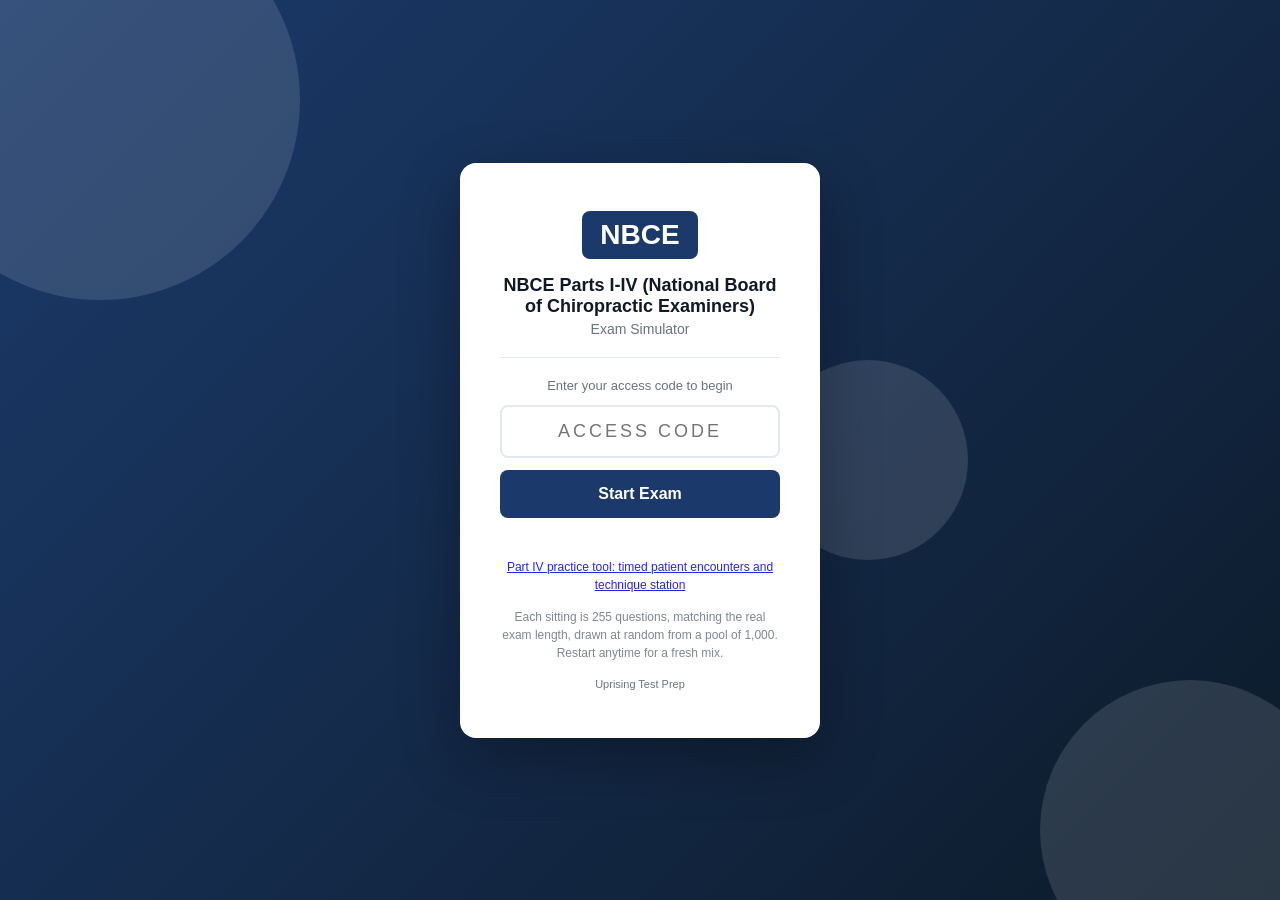
<file: index.html>
<!DOCTYPE html>
<html lang="en">
<head>
  <meta charset="UTF-8" />
  <meta name="viewport" content="width=device-width, initial-scale=1.0, viewport-fit=cover" />
  <meta name="apple-mobile-web-app-capable" content="yes" />
  <meta name="apple-mobile-web-app-status-bar-style" content="black-translucent" />
  <title>NBCE Exam Simulator</title>
  <link rel="stylesheet" href="style.css" />
</head>
<body>

<div id="access-gate">
  <div class="gate-bg-shapes">
    <div class="shape shape-1"></div>
    <div class="shape shape-2"></div>
    <div class="shape shape-3"></div>
  </div>
  <div class="gate-card">
    <div class="gate-logo">
      <div class="logo-badge">NBCE</div>
    </div>
    <h1 class="gate-title">NBCE Parts I-IV (National Board of Chiropractic Examiners)</h1>
    <p class="gate-subtitle">Exam Simulator</p>
    <div class="gate-divider"></div>
    <p class="gate-instruction">Enter your access code to begin</p>
    <input type="text" id="access-code-input" class="gate-input"
           placeholder="Access Code" autocomplete="off"
           maxlength="20" spellcheck="false" />
    <button id="access-btn" class="gate-btn">Start Exam</button>
    <p id="access-error" class="gate-error"></p>
    <p class="gate-pool-note"><a href="practice/">Part IV practice tool: timed patient encounters and technique station</a></p>
    <p class="gate-pool-note">Each sitting is 255 questions, matching the real exam length, drawn at random from a pool of 1,000. Restart anytime for a fresh mix.</p>
    <p class="gate-hint">Uprising Test Prep</p>
  </div>
</div>

<div id="app" style="display:none">
  <header class="top-bar">
    <div class="bar-left">
      <span class="bar-logo">NBCE</span>
      <span class="bar-title">Exam Simulator</span>
    </div>
    <div class="bar-right">
      <span class="bar-timer" id="timer-display">--:--</span>
      <button class="bar-btn" id="flag-btn">Flag</button>
      <button class="bar-btn bar-btn-primary" id="submit-btn">
        <span class="btn-full">Submit Exam</span>
        <span class="btn-short">Submit</span>
      </button>
    </div>
  </header>

  <div class="progress-strip">
    <div class="progress-bar" id="progress-bar"></div>
  </div>

  <main class="exam-main">
    <div class="question-panel">
      <div class="q-meta">
        <span id="q-counter"></span>
        <span class="q-pool-chip" title="This sitting is 255 questions, matching the real exam length, drawn at random from a pool of 1,000. Restart for a fresh mix.">1,000 Questions Available</span>
        <span id="q-domain" class="q-domain-tag"></span>
        <span id="q-flag-indicator" class="flag-chip" style="display:none">Flagged</span>
      </div>
      <!-- Shared text for a linked cluster (a clinical case, a reading
           passage). It sits ABOVE the stem, which is the one thing that
           legitimately precedes it, and repeats on every question in the
           cluster so nobody has to page backwards. -->
      <div id="q-cluster-wrap" class="cluster-wrap" style="display:none"></div>
      <p id="question-text" class="q-text"></p>
      <!-- The picture sits BELOW the question text so the simulator matches
           the printed book exactly: stem, then picture, then options. They
           used to disagree (book put the picture under the stem, simulator put
           it above), so no single wording could be true in both places, and
           184 of MLPAO's 185 image questions said "shown above" while the
           book printed the picture below the sentence. Write stems with
           neutral wording ("the strip shown", "the diagram shows") and this
           whole class of bug cannot come back. -->
      <div id="q-image-wrap" style="display:none; margin-bottom:14px;"></div>
      <div id="options-list" class="options-list"></div>
      <div id="explanation-box" class="explanation-box" style="display:none">
        <div class="explanation-label">Explanation</div>
        <p id="explanation-text" class="explanation-text"></p>
      </div>
    </div>
    <div class="nav-bar">
      <button class="nav-btn" id="prev-btn">&#8592; Prev</button>
      <button class="nav-btn nav-btn-map" id="map-btn">Question Map</button>
      <button class="nav-btn nav-btn-next" id="next-btn">Next &#8594;</button>
    </div>
  </main>
</div>

<!-- Question Map Modal -->
<div id="map-modal" style="display:none">
  <div class="map-backdrop" id="map-backdrop"></div>
  <div class="map-panel">
    <div class="map-header">
      <span class="map-title">Question Map</span>
      <button id="map-close" class="map-close-btn">&#x2715; Close</button>
    </div>
    <div class="map-legend">
      <span class="leg-item"><span class="leg-swatch leg-answered"></span>Answered</span>
      <span class="leg-item"><span class="leg-swatch leg-flagged"></span>Flagged</span>
      <span class="leg-item"><span class="leg-swatch leg-unanswered"></span>Unanswered</span>
    </div>
    <div id="q-grid" class="q-grid"></div>
  </div>
</div>

<div id="results-screen" style="display:none">
  <div class="results-card">
    <div class="res-header">
      <div class="res-badge">NBCE</div>
      <h2 id="res-status" class="res-status"></h2>
      <p id="res-score" class="res-score"></p>
    </div>
    <div id="res-domains" class="res-domains"></div>
    <p class="mode-pool-note">This sitting drew 255 questions from a pool of 1,000. Restart for a fresh mix.</p>
    <button id="res-review-btn" class="res-btn">Review Answers</button>
    <button id="res-restart-btn" class="res-btn res-btn-secondary">Restart</button>
  </div>
</div>

<script src="questions.js"></script>
<script src="app.js"></script>
</body>
</html>
</file>
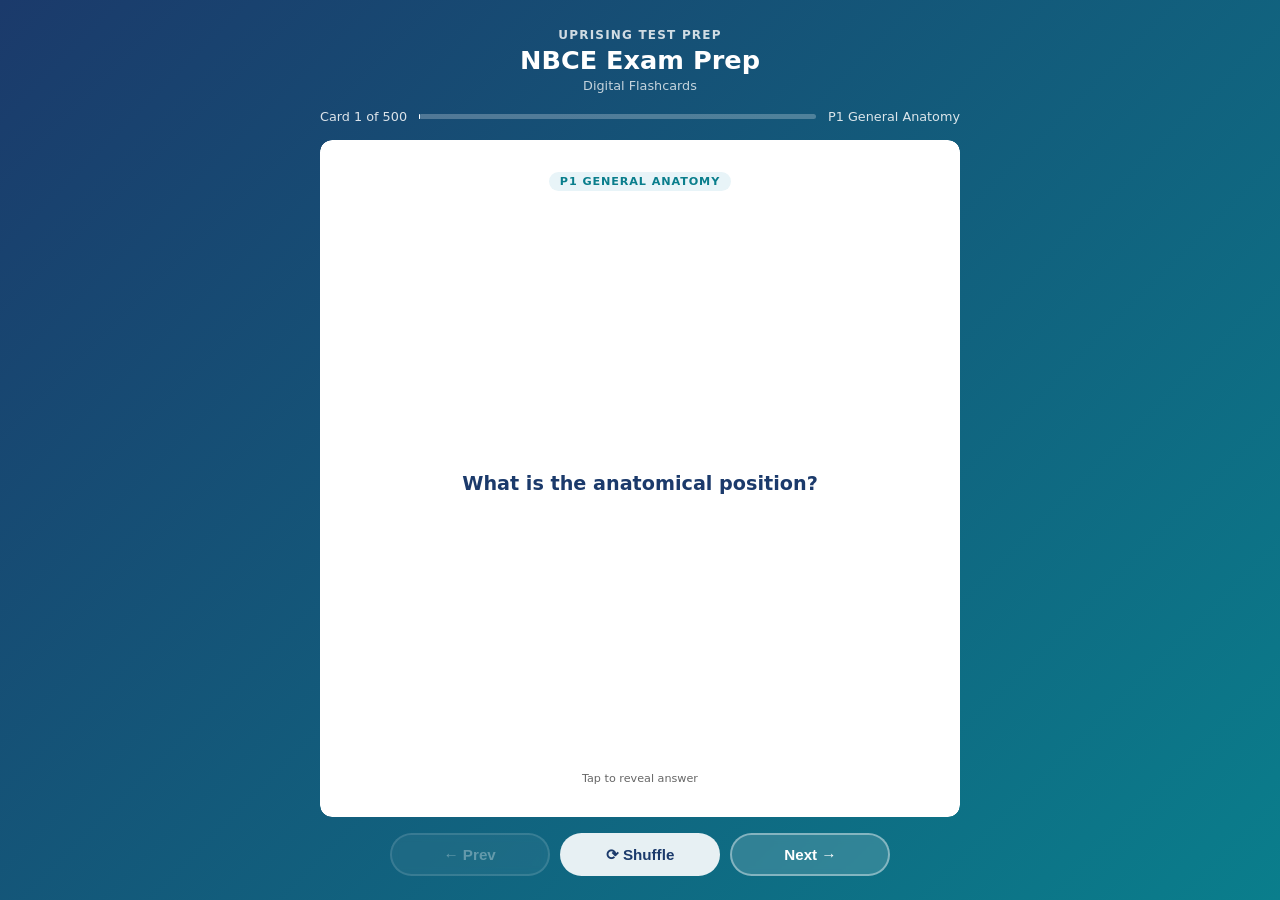
<file: flashcards/index.html>
<!DOCTYPE html>
<html lang="en">
<head>
  <meta charset="UTF-8">
  <meta name="viewport" content="width=device-width, initial-scale=1.0">
  <title>NBCE Exam Prep: Flashcards</title>
  <style>
    :root {
      --blue:   #1B3A6B;
      --teal:   #0A7E8C;
      --ltblue: #E8F4F8;
      --white:  #FFFFFF;
      --text:   #1A1A1A;
      --muted:  #666;
      --radius: 12px;
    }
    * { box-sizing: border-box; margin: 0; padding: 0; }
    html, body { height: 100%; }
    body {
      font-family: 'Segoe UI', system-ui, sans-serif;
      background: linear-gradient(135deg, var(--blue) 0%, var(--teal) 100%);
      /* Pinned, not min-height: the page must never grow, or the controls
         get pushed below the fold on iOS where 100dvh and height:100%
         disagree. The height:100% rule above is the pre-dvh fallback. */
      height: 100dvh;
      max-height: 100dvh;
      overflow: hidden;
      display: flex;
      flex-direction: column;
      align-items: center;
      padding: 1.25rem 1rem 1rem;
      gap: 0.75rem;
      overflow-x: hidden;
    }
    header { text-align: center; color: #fff; flex-shrink: 0; }
    header .brand { font-size: 0.75rem; font-weight: 700; letter-spacing: 0.1em; opacity: 0.8; text-transform: uppercase; }
    header h1 { font-size: 1.3rem; font-weight: 800; margin-top: 0.2rem; }
    header .subtitle { font-size: 0.8rem; opacity: 0.75; margin-top: 0.15rem; }
    #progress-info {
      display: flex; align-items: center; gap: 0.75rem;
      color: rgba(255,255,255,0.85); font-size: 0.8rem;
      flex-shrink: 0; width: 100%; max-width: 640px;
    }
    #progress-bar-track {
      flex: 1; background: rgba(255,255,255,0.25);
      border-radius: 4px; height: 5px;
    }
    #progress-bar-fill { height: 100%; background: #fff; border-radius: 4px; transition: width 0.3s; }
    .card-scene {
      width: 100%; max-width: 640px;
      perspective: 1200px;
      cursor: pointer;
      flex: 1; min-height: 0;
      display: flex; flex-direction: column;
    
      /* WebKit does not clip overflow inside a preserve-3d context, so the
         answer pane's own clip is dropped and a long answer paints over the
         Prev/Next row. This element only sets the perspective and is NOT
         itself in the 3D context, so its clip is honoured in every engine. */
      overflow: hidden;
      border-radius: var(--radius);
    }
    .card-inner {
      position: relative; width: 100%;
      flex: 1; min-height: 0;
      transition: transform 0.55s cubic-bezier(.4,0,.2,1);
      transform-style: preserve-3d;
    }
    .card-scene.flipped .card-inner { transform: rotateY(180deg); }
    .card-face {
      position: absolute; inset: 0;
      backface-visibility: hidden; -webkit-backface-visibility: hidden;
      border-radius: var(--radius);
      display: flex; flex-direction: column;
      padding: 1.5rem 1.75rem;
      box-shadow: 0 12px 40px rgba(0,0,0,0.2);
      overflow: hidden;
    
      /* Painting through a mask forces WebKit to allocate a real clipping
         layer for a 3D-transformed element, which is what makes the
         overflow:hidden and the rounded corners above actually apply. */
      -webkit-mask-image: -webkit-radial-gradient(#fff, #000);
              mask-image: radial-gradient(#fff, #000);
    }
    .card-front { background: var(--white); align-items: center; justify-content: center; }
    .card-back  { background: var(--ltblue); transform: rotateY(180deg); }
    .card-badge {
      font-size: 0.7rem; font-weight: 700; text-transform: uppercase;
      letter-spacing: 0.08em;
      background: var(--ltblue); color: var(--teal);
      padding: 0.2rem 0.65rem; border-radius: 20px;
      margin-bottom: 0.85rem; flex-shrink: 0;
    }
    .card-back .card-badge { background: rgba(10,126,140,0.12); }
    .card-front .q-text {
      font-size: 1.1rem; font-weight: 600; color: var(--blue); line-height: 1.55;
      text-align: center; overflow-y: auto; flex: 1;
      display: flex; align-items: center; justify-content: center;
      scrollbar-width: thin; scrollbar-color: rgba(27,58,107,0.3) transparent;
    }
    .card-back .a-label { font-size: 0.7rem; font-weight: 700; color: var(--teal); text-transform: uppercase; letter-spacing: 0.08em; margin-bottom: 0.4rem; flex-shrink: 0; }
    .card-back .a-text  {
      font-size: 0.975rem; color: var(--text); line-height: 1.65;
      overflow-y: auto; flex: 1; min-height: 0; padding-right: 4px;
      scrollbar-width: thin; scrollbar-color: rgba(10,126,140,0.4) transparent;
    
      -webkit-overflow-scrolling: touch;
      overscroll-behavior: contain;
    }
    .card-back .a-text::-webkit-scrollbar { width: 4px; }
    .card-back .a-text::-webkit-scrollbar-track { background: transparent; }
    .card-back .a-text::-webkit-scrollbar-thumb { background: rgba(10,126,140,0.4); border-radius: 4px; }
    .tap-hint { flex-shrink: 0; margin-top: 0.6rem; font-size: 0.7rem; color: var(--muted); text-align: center; }
    .card-back .tap-hint { color: var(--teal); opacity: 0.7; }
    .controls {
      display: flex; gap: 0.65rem; flex-wrap: nowrap;
      justify-content: center; flex-shrink: 0;
      width: 100%; max-width: 640px;
      padding-bottom: env(safe-area-inset-bottom, 0px);
    }
    .btn {
      padding: 0.6rem 1.2rem; border-radius: 50px;
      border: 2px solid rgba(255,255,255,0.4);
      background: rgba(255,255,255,0.15); color: #fff;
      font-weight: 700; font-size: 0.875rem; cursor: pointer;
      transition: all 0.2s; backdrop-filter: blur(4px);
      white-space: nowrap; flex: 1; max-width: 160px;
    }
    .btn:hover { background: rgba(255,255,255,0.3); border-color: rgba(255,255,255,0.7); }
    .btn:active { transform: scale(0.96); }
    .btn:disabled { opacity: 0.35; cursor: not-allowed; }
    .btn.btn-primary { background: rgba(255,255,255,0.9); color: var(--blue); border-color: transparent; }
    .btn.btn-primary:hover { background: #fff; }
    #loading { color: rgba(255,255,255,0.8); font-size: 1rem; text-align: center; padding: 3rem; flex: 1; }
    @media (min-width: 768px) {
      body { padding: 1.75rem 1.5rem 1.5rem; gap: 1rem; }
      header h1 { font-size: 1.6rem; }
      .card-face { padding: 2rem 2.5rem; }
      .card-front .q-text { font-size: 1.2rem; }
      .card-back .a-text { font-size: 1.05rem; }
      .btn { font-size: 0.95rem; padding: 0.65rem 1.4rem; }
    }
    @media (max-width: 380px) {
      body { padding: 0.75rem; gap: 0.5rem; }
      header .brand { font-size: 0.65rem; }
      header h1 { font-size: 1.1rem; }
      header .subtitle { display: none; }
      .card-face { padding: 1rem 1.1rem; }
      .card-front .q-text { font-size: 0.975rem; }
      .card-back .a-text { font-size: 0.875rem; }
      .btn { font-size: 0.8rem; padding: 0.5rem 0.75rem; }
    }
  </style>
</head>
<body>
<header>
  <div class="brand">Uprising Test Prep</div>
  <h1>NBCE Exam Prep</h1>
  <div class="subtitle">Digital Flashcards</div>
</header>
<div id="progress-info">
  <span id="card-counter">Card 1</span>
  <div id="progress-bar-track"><div id="progress-bar-fill" style="width:0%"></div></div>
  <span id="domain-label"></span>
</div>
<div id="loading">Loading flashcards...</div>
<div class="card-scene" id="card-scene" style="display:none" onclick="flipCard()">
  <div class="card-inner" id="card-inner">
    <div class="card-face card-front">
      <div class="card-badge" id="front-badge"></div>
      <div class="q-text" id="q-text"></div>
      <div class="tap-hint">Tap to reveal answer</div>
    </div>
    <div class="card-face card-back">
      <div class="card-badge" id="back-badge">Answer</div>
      <div class="a-label">Answer</div>
      <div class="a-text" id="a-text"></div>
      <div class="tap-hint">Tap to flip back</div>
    </div>
  </div>
</div>
<div class="controls" id="controls" style="display:none">
  <button class="btn" id="prev-btn" onclick="event.stopPropagation();move(-1)" disabled>&#8592; Prev</button>
  <button class="btn btn-primary" onclick="event.stopPropagation();shuffleCards()">&#10227; Shuffle</button>
  <button class="btn" id="next-btn" onclick="event.stopPropagation();move(1)">Next &#8594;</button>
</div>
<script>
const DOMAIN_LABELS = {
  p1_general_anatomy: "P1 General Anatomy",
  p1_spinal_anatomy: "P1 Spinal Anatomy",
  p1_physiology: "P1 Physiology",
  p1_chemistry: "P1 Chemistry",
  p1_pathology: "P1 Pathology",
  p1_microbiology: "P1 Microbiology",
  p2_general_diagnosis: "P2 General Diagnosis",
  p2_neuromusculoskeletal_diagnosis: "P2 Neuromusculoskeletal Diagnosis",
  p2_diagnostic_imaging: "P2 Diagnostic Imaging",
  p2_principles_of_chiropractic: "P2 Principles of Chiropractic",
  p2_chiropractic_practice: "P2 Chiropractic Practice",
  p2_associated_clinical_sciences: "P2 Associated Clinical Sciences",
  p3_case_history_and_physical_exam: "P3 Case History and Physical Exam",
  p3_neuromusculoskeletal_exam: "P3 Neuromusculoskeletal Exam",
  p3_imaging_and_dxi: "P3 Imaging and DXI",
  p3_laboratory_and_special_studies: "P3 Laboratory and Special Studies",
  p3_diagnosis_or_clinical_impression: "P3 Diagnosis or Clinical Impression",
  p3_chiropractic_techniques: "P3 Chiropractic Techniques",
  p3_supportive_interventions: "P3 Supportive Interventions",
  p3_case_management: "P3 Case Management",
  p4_practical_encounters: "P4 Practical Encounters",
};
let cards   = [];
let current = 0;
async function init() {
  try {
    const res = await fetch('flashcards.json');
    if (!res.ok) throw new Error('Network error');
    cards = await res.json();
    document.getElementById('loading').style.display    = 'none';
    document.getElementById('card-scene').style.display = 'flex';
    document.getElementById('controls').style.display   = 'flex';
    show();
  } catch (e) {
    document.getElementById('loading').textContent = 'Error loading flashcards. Please try refreshing.';
  }
}
function domainLabel(key) {
  return DOMAIN_LABELS[key] || key.replace(/_/g, ' ').replace(/\b\w/g, c => c.toUpperCase());
}
function show() {
  const c = cards[current];
  document.getElementById('card-scene').classList.remove('flipped');
  document.getElementById('a-text').scrollTop = 0;
  const label = domainLabel(c.domain || c.chapter || '');
  document.getElementById('q-text').textContent       = c.front;
  document.getElementById('a-text').textContent       = c.back;
  document.getElementById('front-badge').textContent  = label;
  document.getElementById('back-badge').textContent   = label;
  document.getElementById('card-counter').textContent = `Card ${current+1} of ${cards.length}`;
  document.getElementById('domain-label').textContent = label;
  document.getElementById('progress-bar-fill').style.width = `${((current+1)/cards.length*100).toFixed(1)}%`;
  document.getElementById('prev-btn').disabled = current === 0;
  document.getElementById('next-btn').disabled = current === cards.length - 1;
}
function flipCard() { document.getElementById('card-scene').classList.toggle('flipped'); }
function move(dir) {
  const next = current + dir;
  if (next < 0 || next >= cards.length) return;
  current = next; show();
}
function shuffleCards() {
  for (let i = cards.length - 1; i > 0; i--) {
    const j = Math.floor(Math.random() * (i+1));
    [cards[i], cards[j]] = [cards[j], cards[i]];
  }
  current = 0; show();
}
document.addEventListener('keydown', e => {
  if (e.key === 'ArrowRight' || e.key === 'ArrowDown') move(1);
  else if (e.key === 'ArrowLeft' || e.key === 'ArrowUp') move(-1);
  else if (e.key === ' ' || e.key === 'Enter') { e.preventDefault(); flipCard(); }
});
init();
</script>
</body>
</html>
</file>
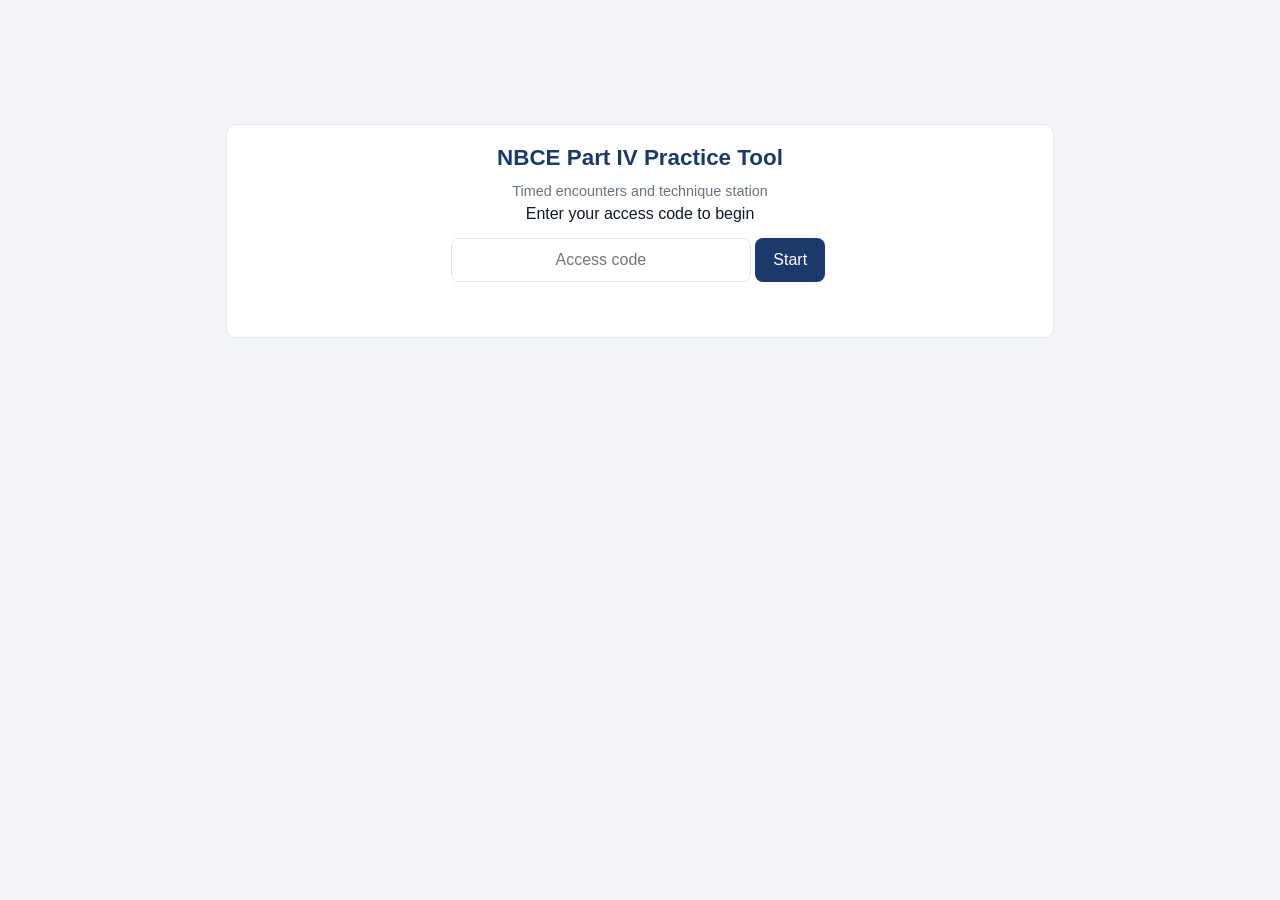
<file: practice/index.html>
<!DOCTYPE html>
<html lang="en">
<head>
<meta charset="UTF-8" />
<meta name="viewport" content="width=device-width, initial-scale=1.0, viewport-fit=cover" />
<title>NBCE Part IV Practice Tool</title>
<link rel="stylesheet" href="style.css" />
</head>
<body>
<div id="gate" class="screen">
  <div class="card center">
    <h1>NBCE Part IV Practice Tool</h1>
    <p class="muted">Timed encounters and technique station</p>
    <p>Enter your access code to begin</p>
    <input id="code" type="text" autocomplete="off" autocapitalize="characters" placeholder="Access code" />
    <button id="code-btn" class="btn">Start</button>
    <p id="code-err" class="err"></p>
  </div>
</div>
<div id="app" class="screen" style="display:none"></div>
<script src="app.js"></script>
</body>
</html>
</file>
<file: style.css>
/* NBCE Exam Simulator, Styles */
:root {
  --primary:   #1B3A6B;
  --pass:      #059669;
  --fail:      #DC2626;
  --bg:        #F3F4F8;
  --card:      #FFFFFF;
  --border:    #E2E8F0;
  --text:      #111827;
  --muted:     #6B7280;
  --radius:    10px;
}
*, *::before, *::after { box-sizing: border-box; margin: 0; padding: 0; }
body {
  font-family: -apple-system, BlinkMacSystemFont, "Segoe UI", sans-serif;
  background: var(--bg);
  color: var(--text);
  height: 100vh;
  height: 100dvh;
  overflow: hidden;
  -webkit-text-size-adjust: 100%;
}

/* ── Access Gate ─────────────────────────────────────────────────────────── */
#access-gate {
  display: flex;
  align-items: center;
  justify-content: center;
  height: 100vh;
  height: 100dvh;
  background: linear-gradient(135deg, var(--primary) 0%, #0d1b2a 100%);
  position: relative;
  overflow: hidden;
  padding: 20px;
  padding-top: max(20px, env(safe-area-inset-top));
  padding-bottom: max(20px, env(safe-area-inset-bottom));
}
.gate-bg-shapes { position: absolute; inset: 0; pointer-events: none; }
.shape { position: absolute; border-radius: 50%; opacity: .12; background: #fff; }
.shape-1 { width: 400px; height: 400px; top: -100px; left: -100px; }
.shape-2 { width: 300px; height: 300px; bottom: -80px; right: -60px; }
.shape-3 { width: 200px; height: 200px; top: 40%; left: 60%; }
.gate-card {
  background: #fff;
  border-radius: 16px;
  padding: 48px 40px;
  text-align: center;
  width: 100%;
  max-width: 360px;
  position: relative;
  z-index: 1;
  box-shadow: 0 20px 60px rgba(0,0,0,.3);
}
.logo-badge {
  display: inline-block;
  background: var(--primary);
  color: #fff;
  font-weight: 800;
  font-size: 28px;
  padding: 8px 18px;
  border-radius: 8px;
}
.gate-title { font-size: 18px; font-weight: 700; margin-top: 16px; color: var(--text); }
.gate-subtitle { color: var(--muted); font-size: 14px; margin-top: 4px; }
.gate-divider { height: 1px; background: var(--border); margin: 20px 0; }
.gate-instruction { font-size: 13px; color: var(--muted); margin-bottom: 12px; }
.gate-input {
  width: 100%;
  padding: 14px 16px;
  border: 2px solid var(--border);
  border-radius: 8px;
  font-size: 18px;
  text-align: center;
  text-transform: uppercase;
  letter-spacing: 3px;
  outline: none;
}
.gate-input:focus { border-color: var(--primary); }
.gate-btn {
  width: 100%;
  margin-top: 12px;
  padding: 15px;
  background: var(--primary);
  color: #fff;
  border: none;
  border-radius: 8px;
  font-size: 16px;
  font-weight: 600;
  cursor: pointer;
  -webkit-tap-highlight-color: transparent;
}
.gate-btn:hover { opacity: .9; }
.gate-error { color: var(--fail); font-size: 13px; margin-top: 8px; min-height: 18px; }
.gate-hint { color: var(--muted); font-size: 11px; margin-top: 16px; }
.gate-pool-note { color: var(--muted); opacity: .85; font-size: 12px; margin-top: 14px; line-height: 1.5; }
.mode-pool-note { color: var(--muted); opacity: .85; font-size: 12.5px; text-align: center; margin: 4px 0 16px; line-height: 1.5; }

/* ── App shell ───────────────────────────────────────────────────────────── */
#app {
  display: flex;
  flex-direction: column;
  height: 100vh;
  height: 100dvh;
  padding-top: env(safe-area-inset-top);
}
.top-bar {
  display: flex;
  justify-content: space-between;
  align-items: center;
  background: var(--primary);
  color: #fff;
  padding: 0 20px;
  padding-left: max(20px, env(safe-area-inset-left));
  padding-right: max(20px, env(safe-area-inset-right));
  height: 52px;
  flex-shrink: 0;
  gap: 8px;
}
.bar-left { display: flex; align-items: center; gap: 8px; min-width: 0; }
.bar-logo { font-weight: 800; font-size: 18px; flex-shrink: 0; }
.bar-title { font-size: 14px; opacity: .8; white-space: nowrap; overflow: hidden; text-overflow: ellipsis; }
.bar-right { display: flex; align-items: center; gap: 8px; flex-shrink: 0; }
.bar-timer {
  font-variant-numeric: tabular-nums;
  font-size: 16px;
  font-weight: 600;
  min-width: 68px;
  text-align: right;
}
.bar-btn {
  padding: 7px 13px;
  background: rgba(255,255,255,.15);
  border: 1px solid rgba(255,255,255,.3);
  color: #fff;
  border-radius: 6px;
  cursor: pointer;
  font-size: 13px;
  white-space: nowrap;
  -webkit-tap-highlight-color: transparent;
  touch-action: manipulation;
}
.bar-btn:hover { background: rgba(255,255,255,.25); }
.bar-btn-primary {
  background: #fff;
  color: var(--primary);
  border-color: #fff;
  font-weight: 600;
}
.bar-btn-primary:hover { background: #f0f0f0; }
.btn-short { display: none; }
.btn-full  { display: inline; }

.progress-strip { height: 4px; background: rgba(0,0,0,.1); flex-shrink: 0; }
.progress-bar   { height: 100%; background: #4ade80; transition: width .3s; }

/* ── Main exam area ──────────────────────────────────────────────────────── */
.exam-main {
  flex: 1;
  overflow: hidden;
  display: flex;
  flex-direction: column;
  padding: 16px 20px 0;
  padding-left: max(16px, env(safe-area-inset-left));
  padding-right: max(16px, env(safe-area-inset-right));
  min-height: 0;
}
.question-panel { flex: 1; overflow-y: auto; padding-bottom: 12px; -webkit-overflow-scrolling: touch; }
.q-meta {
  display: flex;
  align-items: center;
  gap: 8px;
  margin-bottom: 12px;
  font-size: 13px;
  color: var(--muted);
  flex-wrap: wrap;
}
.q-domain-tag {
  background: var(--primary);
  color: #fff;
  padding: 2px 8px;
  border-radius: 4px;
  font-size: 11px;
  font-weight: 600;
}
.q-pool-chip {
  background: #EEF2FF;
  background: color-mix(in srgb, var(--primary) 12%, #fff);
  color: var(--primary);
  border: 1px solid var(--primary);
  padding: 2px 8px;
  border-radius: 10px;
  font-size: 11px;
  font-weight: 700;
  cursor: help;
  white-space: nowrap;
}
.flag-chip {
  background: #FEF3C7;
  color: #92400E;
  padding: 2px 8px;
  border-radius: 4px;
  font-size: 11px;
  font-weight: 600;
}
.cluster-wrap {
  border-left: 4px solid var(--primary, #1B3A6B);
  background: #F2F6FC; border-radius: 8px;
  padding: 10px 14px; margin-bottom: 16px;
}
.cluster-label {
  font-size: 11px; font-weight: 700; letter-spacing: 0.06em;
  text-transform: uppercase; color: var(--primary, #1B3A6B); margin-bottom: 6px;
}
.cluster-body {
  max-height: 38vh; overflow-y: auto; font-size: 15px; line-height: 1.6;
  -webkit-overflow-scrolling: touch;
}
.cluster-body p + p { margin-top: 10px; }
@media (min-width: 1100px) { .cluster-body { max-height: 52vh; } }

.q-image {
  max-width: 100%;
  /* Cap the height too. With only max-width, a tall exhibit renders at full
     width and pushes the stem and every option below the fold, so the question
     looks like it has no answers until the candidate scrolls. Found on CNPLE. */
  max-height: 62vh;
  width: auto;
  height: auto;
  object-fit: contain;
  border-radius: 6px;
  border: 1px solid var(--border);
  display: block;
  margin-bottom: 14px;
}
.q-text { font-size: 16px; line-height: 1.65; margin-bottom: 20px; }
.options-list { display: flex; flex-direction: column; gap: 10px; }
.option {
  display: flex;
  align-items: flex-start;
  gap: 12px;
  padding: 15px 16px;
  background: var(--card);
  border: 2px solid var(--border);
  border-radius: var(--radius);
  cursor: pointer;
  transition: .15s;
  -webkit-tap-highlight-color: transparent;
  touch-action: manipulation;
  min-height: 52px;
}
.option:hover  { border-color: var(--primary); background: #F8FAFF; }
.option.selected  { border-color: var(--primary); background: #EEF3FF; }
.option.correct   { border-color: #059669; background: #ECFDF5; }
.option.incorrect { border-color: #DC2626; background: #FEF2F2; }
.explanation-box {
  margin-top: 20px;
  padding: 16px 18px;
  background: #F0F9FF;
  border-left: 4px solid #2563EB;
  border-radius: 6px;
}
.explanation-label {
  font-size: 11px;
  font-weight: 700;
  text-transform: uppercase;
  letter-spacing: .06em;
  color: #2563EB;
  margin-bottom: 8px;
}
.explanation-text { font-size: 14.5px; line-height: 1.7; color: #1e293b; margin: 0; }
.opt-letter { font-weight: 700; font-size: 15px; color: var(--primary); min-width: 22px; padding-top: 1px; flex-shrink: 0; }
.opt-text   { font-size: 15px; line-height: 1.5; }

/* ── Nav bar ─────────────────────────────────────────────────────────────── */
.nav-bar {
  display: flex;
  align-items: center;
  gap: 8px;
  padding: 10px 0;
  padding-bottom: max(14px, env(safe-area-inset-bottom));
  flex-shrink: 0;
}
.nav-btn {
  flex: 1;
  padding: 13px 8px;
  background: var(--card);
  border: 1px solid var(--border);
  border-radius: 8px;
  cursor: pointer;
  font-size: 15px;
  font-weight: 500;
  text-align: center;
  -webkit-tap-highlight-color: transparent;
  touch-action: manipulation;
  min-height: 48px;
}
.nav-btn:hover      { background: #f0f0f0; }
.nav-btn-map {
  background: var(--bg);
  border-color: var(--primary);
  color: var(--primary);
  font-weight: 600;
}
.nav-btn-map:hover { background: #EEF3FF; }
.nav-btn-next {
  background: var(--primary);
  color: #fff;
  border-color: var(--primary);
}
.nav-btn-next:hover { opacity: .9; }

/* ── Question Map Modal ──────────────────────────────────────────────────── */
#map-modal {
  position: fixed;
  inset: 0;
  z-index: 1000;
  display: flex;
  flex-direction: column;
  justify-content: flex-end;
}
.map-backdrop { position: absolute; inset: 0; background: rgba(0,0,0,.5); }
.map-panel {
  position: relative;
  background: #fff;
  border-radius: 20px 20px 0 0;
  padding: 20px;
  padding-bottom: max(20px, env(safe-area-inset-bottom));
  max-height: 80vh;
  max-height: 80dvh;
  display: flex;
  flex-direction: column;
  box-shadow: 0 -4px 30px rgba(0,0,0,.2);
}
.map-header {
  display: flex;
  align-items: center;
  justify-content: space-between;
  margin-bottom: 12px;
  flex-shrink: 0;
}
.map-title { font-size: 17px; font-weight: 700; color: var(--text); }
.map-close-btn {
  padding: 8px 16px;
  background: var(--bg);
  border: 1px solid var(--border);
  border-radius: 8px;
  cursor: pointer;
  font-size: 14px;
  font-weight: 500;
  min-height: 40px;
  -webkit-tap-highlight-color: transparent;
  touch-action: manipulation;
}
.map-close-btn:hover { background: #e5e7eb; }
.map-legend { display: flex; gap: 16px; margin-bottom: 14px; flex-shrink: 0; flex-wrap: wrap; }
.leg-item { display: flex; align-items: center; gap: 6px; font-size: 13px; color: var(--muted); }
.leg-swatch {
  width: 16px;
  height: 16px;
  border-radius: 3px;
  border: 1px solid var(--border);
  background: var(--card);
  display: inline-block;
  flex-shrink: 0;
}
.leg-swatch.leg-answered  { background: var(--primary); border-color: var(--primary); }
.leg-swatch.leg-flagged   { background: #FEF3C7; border-color: #F59E0B; }
.leg-swatch.leg-unanswered { background: var(--card); }
.q-grid {
  display: flex;
  flex-wrap: wrap;
  gap: 6px;
  overflow-y: auto;
  flex: 1;
  padding-bottom: 8px;
  -webkit-overflow-scrolling: touch;
}
.grid-btn {
  width: 40px;
  height: 40px;
  border: 1px solid var(--border);
  border-radius: 6px;
  background: var(--card);
  font-size: 12px;
  cursor: pointer;
  font-weight: 500;
  -webkit-tap-highlight-color: transparent;
  touch-action: manipulation;
}
.grid-btn.answered { background: var(--primary); color: #fff; border-color: var(--primary); }
.grid-btn.flagged  { background: #FEF3C7; border-color: #F59E0B; }
.grid-btn.active   { outline: 3px solid var(--primary); outline-offset: 2px; }

/* ── Results ─────────────────────────────────────────────────────────────── */
#results-screen {
  display: flex;
  align-items: flex-start;
  justify-content: center;
  min-height: 100vh;
  min-height: 100dvh;
  background: var(--bg);
  overflow-y: auto;
  -webkit-overflow-scrolling: touch;
  padding: 20px 16px;
  padding-top: max(20px, env(safe-area-inset-top));
  padding-bottom: max(20px, env(safe-area-inset-bottom));
}
.results-card {
  background: var(--card);
  border-radius: 16px;
  padding: 40px;
  max-width: 480px;
  width: 100%;
  box-shadow: 0 8px 30px rgba(0,0,0,.1);
}
.res-header { text-align: center; margin-bottom: 24px; }
.res-badge {
  display: inline-block;
  background: var(--primary);
  color: #fff;
  font-weight: 800;
  font-size: 22px;
  padding: 6px 16px;
  border-radius: 8px;
}
.res-status { font-size: 36px; font-weight: 800; margin-top: 12px; }
.res-score  { font-size: 18px; color: var(--muted); margin-top: 4px; }
.res-domains { margin-bottom: 24px; display: flex; flex-direction: column; gap: 10px; }
.res-domain-row { display: flex; align-items: center; gap: 8px; font-size: 13px; }
.res-domain-name { width: 160px; font-weight: 500; flex-shrink: 0; }
.res-domain-bar-wrap { flex: 1; background: #E5E7EB; border-radius: 4px; height: 8px; overflow: hidden; }
.res-domain-bar { height: 100%; border-radius: 4px; transition: width .5s; }
.res-domain-pct { width: 36px; text-align: right; font-weight: 600; }
.res-btn {
  width: 100%;
  padding: 15px;
  background: var(--primary);
  color: #fff;
  border: none;
  border-radius: 8px;
  font-size: 15px;
  font-weight: 600;
  cursor: pointer;
  margin-bottom: 10px;
  min-height: 52px;
  -webkit-tap-highlight-color: transparent;
  touch-action: manipulation;
}
.res-btn:hover { opacity: .9; }
.res-btn-secondary {
  background: transparent;
  color: var(--primary);
  border: 2px solid var(--primary);
}
.res-btn-secondary:hover { background: var(--primary); color: #fff; }

/* ── Mobile breakpoint (phones ≤ 640px) ─────────────────────────────────── */
@media (max-width: 640px) {
  /* Gate card */
  .gate-card { padding: 32px 24px; }

  /* Top bar: hide long title text, swap Submit label */
  .bar-title  { display: none; }
  .btn-full   { display: none; }
  .btn-short  { display: inline; }
  .bar-right  { gap: 6px; }
  .bar-btn    { padding: 6px 10px; font-size: 12px; }
  .bar-timer  { font-size: 14px; min-width: 58px; }

  /* Exam main */
  .exam-main { padding: 12px 14px 0; }
  .q-text { font-size: 16px; }
  .opt-text { font-size: 15px; }

  /* Nav bar, bigger touch targets */
  .nav-btn { font-size: 14px; padding: 14px 6px; }

  /* Results */
  .results-card { padding: 28px 20px; }
  .res-domain-name { width: 110px; font-size: 12px; }
  .res-domain-pct  { font-size: 12px; }
  .res-status { font-size: 30px; }

  /* Map grid, slightly bigger buttons on phones */
  .grid-btn { width: 42px; height: 42px; }
}

/* ── Very small phones (≤ 380px) ────────────────────────────────────────── */
@media (max-width: 380px) {
  .bar-logo { font-size: 15px; }
  .bar-btn  { padding: 5px 8px; font-size: 11px; }
  .bar-timer { font-size: 13px; min-width: 52px; }
  .nav-btn  { font-size: 13px; }
  .grid-btn { width: 38px; height: 38px; font-size: 11px; }
}

/* ── Select N items and case images ─────────────────────────────────────── */
.option.missed { border-color: #059669; border-style: dashed; background: #fff; }
.sata-instruction { font-size: 13px; font-weight: 600; color: var(--muted, #6B7280); margin-bottom: 2px; }
.opt-checkbox { font-size: 18px; line-height: 1; min-width: 22px; padding-top: 1px; flex-shrink: 0; color: var(--primary); }
.cluster-image { margin-top: 12px; }
.cluster-image .q-image { margin-bottom: 0; max-height: 70vh; cursor: zoom-in; background: #fff; }
.img-zoom { position: fixed; inset: 0; background: rgba(0,0,0,.85); z-index: 9999; display: none;
  align-items: center; justify-content: center; padding: 12px; cursor: zoom-out; }
.img-zoom img { max-width: 100%; max-height: 100%; background: #fff; border-radius: 6px; }

/* Wide screens: case text and its images on the left, the question on the
   right, so the stem and options are never pushed below the fold. */
@media (min-width: 1000px) {
  .question-panel { display: grid; grid-template-columns: minmax(0, 1.15fr) minmax(0, 1fr);
    column-gap: 22px; align-content: start; }
  .question-panel > .q-meta { grid-column: 1 / -1; }
  .question-panel > .cluster-wrap { grid-column: 1; grid-row: 2 / span 6; align-self: start;
    position: sticky; top: 0; max-height: calc(100vh - 190px); overflow-y: auto; margin-bottom: 0; }
  .question-panel > .cluster-wrap[style*="display: none"] ~ * { grid-column: 1 / -1; }
  .question-panel > .q-text, .question-panel > #q-image-wrap,
  .question-panel > .options-list, .question-panel > .explanation-box { grid-column: 2; }
  .cluster-wrap .cluster-body { max-height: none; overflow: visible; }
  .cluster-image .q-image { max-height: none; }
}
</file>
<file: practice/style.css>
:root{--primary:#1B3A6B;--pass:#059669;--fail:#DC2626;--bg:#F3F4F8;--card:#fff;--border:#E2E8F0;--text:#111827;--muted:#6B7280;--r:10px}
*,*::before,*::after{box-sizing:border-box;margin:0;padding:0}
html,body{background:var(--bg);color:var(--text);font-family:-apple-system,BlinkMacSystemFont,"Segoe UI",Roboto,Helvetica,Arial,sans-serif;line-height:1.5;font-size:16px}
.screen{max-width:860px;margin:0 auto;padding:16px;padding-bottom:max(16px,env(safe-area-inset-bottom))}
.card{background:var(--card);border:1px solid var(--border);border-radius:var(--r);padding:16px;margin-bottom:14px}
.center{text-align:center;margin-top:12vh}
h1{font-size:1.4rem;color:var(--primary);margin-bottom:6px}
h2{font-size:1.15rem;color:var(--primary);margin-bottom:8px}
h3{font-size:1rem;margin:10px 0 4px;color:var(--primary)}
.muted{color:var(--muted);font-size:.9rem}
.err{color:var(--fail);margin-top:8px;min-height:1.2em}
input[type=text]{width:100%;max-width:300px;padding:12px;margin:12px 0;border:1px solid var(--border);border-radius:8px;font-size:1rem;text-align:center}
textarea{width:100%;min-height:42vh;padding:12px;border:1px solid var(--border);border-radius:8px;font-size:1rem;font-family:inherit}
.btn{background:var(--primary);color:#fff;border:0;border-radius:8px;padding:12px 18px;font-size:1rem;cursor:pointer;margin:4px 4px 4px 0;min-height:44px}
.btn.alt{background:#fff;color:var(--primary);border:1px solid var(--primary)}
.btn:disabled{opacity:.5;cursor:default}
.topbar{display:flex;justify-content:space-between;align-items:center;gap:8px;flex-wrap:wrap;position:sticky;top:0;background:var(--bg);padding:8px 0;z-index:5}
.timer{font-size:1.8rem;font-weight:700;color:var(--primary);font-variant-numeric:tabular-nums}
.timer.low{color:var(--fail)}
.phase{font-weight:600}
.progress{display:flex;gap:4px;margin:6px 0 10px}
.progress span{flex:1;height:8px;border-radius:4px;background:var(--border)}
.progress span.done{background:var(--pass)}
.progress span.cur{background:var(--primary)}
dl.kv dt{font-weight:600;margin-top:6px}
dl.kv dd{margin-left:0}
ul{padding-left:20px}
li{margin:3px 0}
label.chk{display:flex;gap:10px;align-items:flex-start;padding:6px 0;cursor:pointer}
label.chk input{width:22px;height:22px;flex:none;margin-top:2px}
.finding{border-left:4px solid var(--primary);padding:6px 10px;margin:8px 0;background:#F8FAFF}
.script{border-left:4px solid var(--pass);padding:6px 10px;margin:8px 0;background:#F4FBF8}
.row{display:flex;gap:8px;flex-wrap:wrap}
.score{font-size:1.2rem;font-weight:700}
.tag{display:inline-block;background:var(--border);border-radius:99px;padding:2px 10px;font-size:.8rem;margin-right:4px}
@media(max-width:520px){.timer{font-size:1.5rem}.btn{flex:1 1 100%}}
</file>
